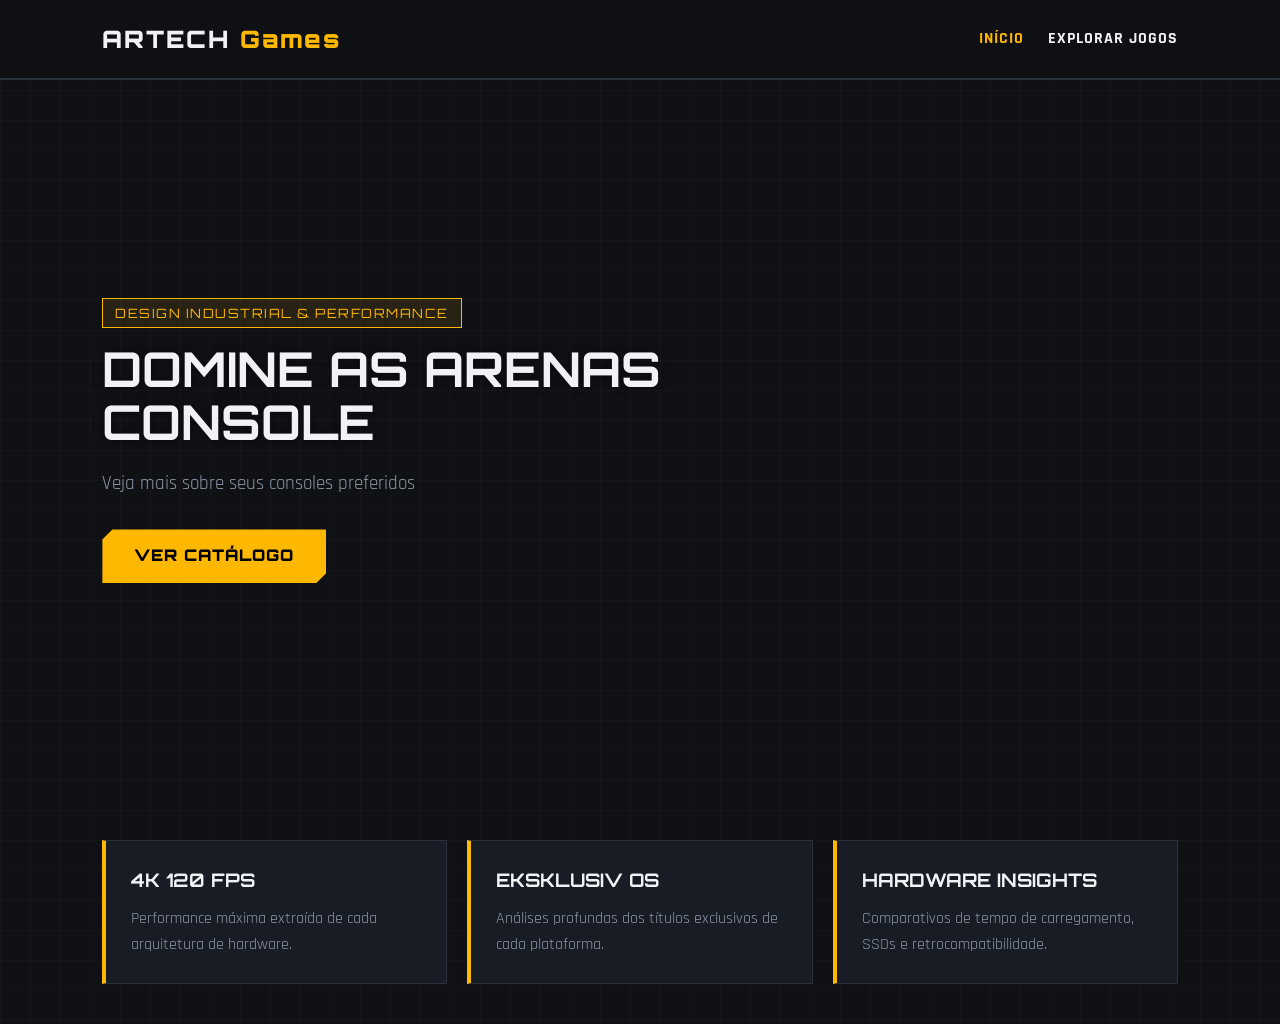
<file: index.html>
<!DOCTYPE html>
<html lang="pt-BR">
<head>
    <meta charset="UTF-8">
    <meta name="viewport" content="width=device-width, initial-scale=1.0">
    <title>Console Vault | Next-Gen Gaming</title>
    <link rel="stylesheet" href="style.css">
    <link rel="preconnect" href="https://fonts.googleapis.com">
    <link rel="preconnect" href="https://fonts.gstatic.com" crossorigin>
    <link href="https://fonts.googleapis.com/css2?family=Orbitron:wght@600;900&family=Rajdhani:wght@500;700&display=swap" rel="stylesheet">
</head>
<body>

    <!-- Header / Navbar estilo ASUS TUF -->
    <header class="navbar">
        <div class="logo">ARTECH<span> Games</span></div>
        <nav>
            <a href="index.html" class="active">INÍCIO</a>
            <a href="jogos.html">EXPLORAR JOGOS</a>
        </nav>
    </header>

    <!-- Hero Section -->
    <section class="hero">
        <div class="hero-content">
            <span class="badge">DESIGN INDUSTRIAL & PERFORMANCE</span>
            <h1>DOMINE AS ARENAS CONSOLE</h1>
            <p> Veja mais sobre seus consoles preferidos</p>
            <div class="hero-actions">
                <a href="sobre.html" class="btn-primary" target="_blank" rel="noopener noreferrer">VER CATÁLOGO</a>
            </div>
        </div>
    </section>

    <!-- Specs Grid estilo TUF -->
    <section class="features">
        <div class="card">
            <h3>4K 120 FPS</h3>
            <p>Performance máxima extraída de cada arquitetura de hardware.</p>
        </div>
        <div class="card">
            <h3>EKSKLUSIV OS</h3>
            <p>Análises profundas dos títulos exclusivos de cada plataforma.</p>
        </div>
        <div class="card">
            <h3>HARDWARE INSIGHTS</h3>
            <p>Comparativos de tempo de carregamento, SSDs e retrocompatibilidade.</p>
        </div>
    </section>

</body>
</html>
</file>
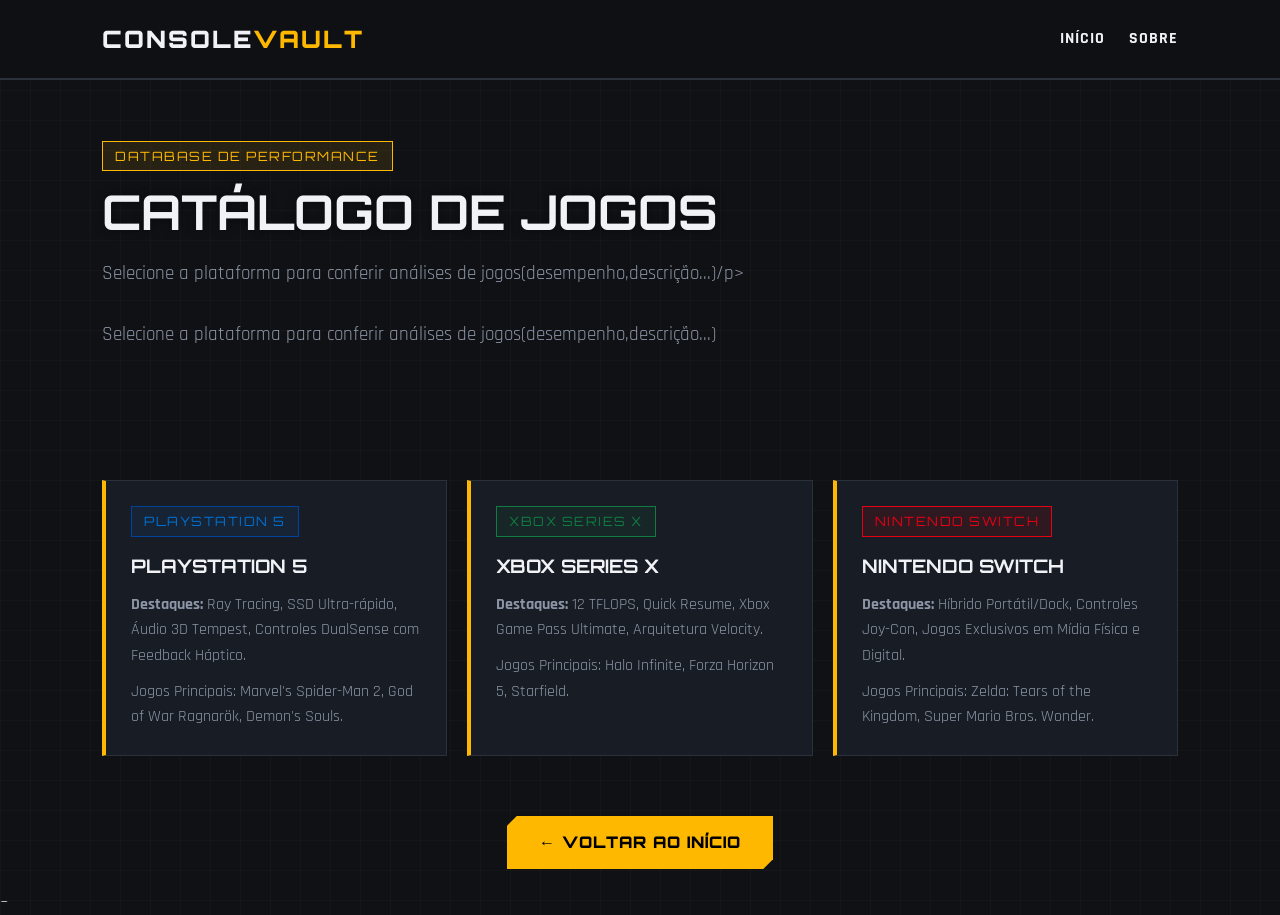
<file: jogos.html>
<!DOCTYPE html>
<html lang="pt-BR">
<head>
    <meta charset="UTF-8">
    <meta name="viewport" content="width=device-width, initial-scale=1.0">
    <title>Catálogo de Jogos | Console Vault</title>
    <!-- Mantém o estilo visual integrado com o mesmo CSS -->
    <link rel="stylesheet" href="style.css">
    <link rel="preconnect" href="https://fonts.googleapis.com">
    <link rel="preconnect" href="https://fonts.gstatic.com" crossorigin>
    <link href="https://fonts.googleapis.com/css2?family=Orbitron:wght@600;900&family=Rajdhani:wght@500;700&display=swap" rel="stylesheet">
</head>
<body>

    <!-- Header / Navbar -->
    <header class="navbar">
        <div class="logo">CONSOLE<span>VAULT</span></div>
        <nav>
            <a href="index.html">INÍCIO</a>
            <a href="sobre.html">SOBRE</a>
    </header>

    <!-- Banner da Página -->
    <section class="hero" style="min-height: 40vh; align-items: center;">
        <div class="hero-content">
            <span class="badge">DATABASE DE PERFORMANCE</span>
            <h1>CATÁLOGO DE JOGOS</h1>
            <p>Selecione a plataforma para conferir análises de jogos(desempenho,descrição...)/p>
            <p>Selecione a plataforma para conferir análises de jogos(desempenho,descrição...)</p>
        </div>
    </section>

    <!-- Grid de Consoles  -->
    <section class="features">
        <div class="card">
            <span class="badge" style="border-color: #00439c; color: #0070d1; background: rgba(0,112,209,0.1);">PLAYSTATION 5</span>
            <h3>PLAYSTATION 5</h3>
            <p><strong>Destaques:</strong> Ray Tracing, SSD Ultra-rápido, Áudio 3D Tempest, Controles DualSense com Feedback Háptico.</p>
            <p style="margin-top: 10px; color: var(--text-muted);">Jogos Principais: Marvel's Spider-Man 2, God of War Ragnarök, Demon's Souls.</p>
        </div>

        <div class="card">
            <span class="badge" style="border-color: #107c41; color: #107c41; background: rgba(16,124,65,0.1);">XBOX SERIES X</span>
            <h3>XBOX SERIES X</h3>
            <p><strong>Destaques:</strong> 12 TFLOPS, Quick Resume, Xbox Game Pass Ultimate, Arquitetura Velocity.</p>
            <p style="margin-top: 10px; color: var(--text-muted);">Jogos Principais: Halo Infinite, Forza Horizon 5, Starfield.</p>
        </div>

        <div class="card">
            <span class="badge" style="border-color: #e60012; color: #e60012; background: rgba(230,0,18,0.1);">NINTENDO SWITCH</span>
            <h3>NINTENDO SWITCH</h3>
            <p><strong>Destaques:</strong> Híbrido Portátil/Dock, Controles Joy-Con, Jogos Exclusivos em Mídia Física e Digital.</p>
            <p style="margin-top: 10px; color: var(--text-muted);">Jogos Principais: Zelda: Tears of the Kingdom, Super Mario Bros. Wonder.</p>
        </div>
    </section>

    <!-- Botão de Ação / Retorno -->
    <div style="padding: 20px 8%; text-align: center;">
        <a href="index.html" class="btn-primary">← VOLTAR AO INÍCIO</a>
    </div>

</body>
</html>
~
</file>
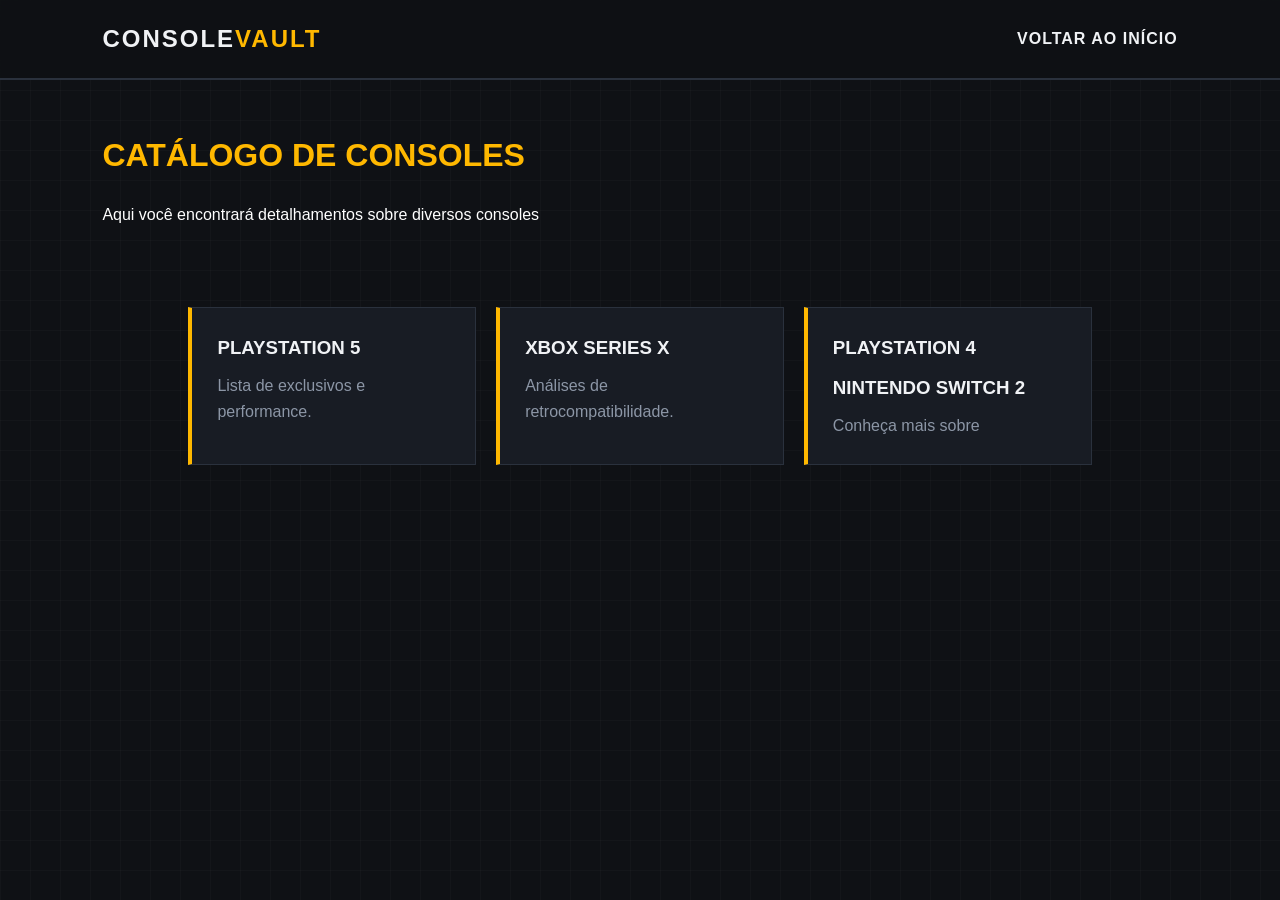
<file: sobre.html>
<!DOCTYPE html>
<html lang="pt-BR">
<head>
<meta charset="UTF-8">
<meta name="viewport" content="width=device-width, initial-scale=1.0">
<title>Catálogo de consoles | Console Vault</title>
<!-- MANTENHA O LINK DO CSS AQUI PARA MANTER O DESIGN -->
<link rel="stylesheet" href="style.css">
</head>
<body>

<!-- Header que se mantém consistente -->
<header class="navbar">
<div class="logo">CONSOLE<span>VAULT</span></div>
<nav>
<a href="index.html">VOLTAR AO INÍCIO</a>
</nav>
</header>

<!-- Conteúdo da página -->
<main style="padding: 50px 8%;">
<h1 style="color: var(--tuf-yellow); font-family: 'Orbitron', sans-serif;">CATÁLOGO DE CONSOLES</h1>
<p style="color: #fff; margin-top: 20px;">Aqui você encontrará detalhamentos sobre diversos consoles</p>

  <div class="features" style="margin-top: 40px;">
            <div class="card">
                <h3>PLAYSTATION 5</h3>
                <p>Lista de exclusivos e performance.</p>
            </div>
            <div class="card">
                <h3>XBOX SERIES X</h3>
                <p>Análises de retrocompatibilidade.</p>
            </div>
            <div class="card">
                <h3>PLAYSTATION 4</h3>
                <h3>NINTENDO SWITCH 2</h3>
                <P>Conheça mais sobre</P>
        </div>
    </main>

</body>
</html>
</file>
<file: style.css>
/* RESET E VARIÁVEIS DE CORES TUF GAMING */
:root {
    --bg-dark: #0f1115;
    --bg-card: #181c24;
    --tuf-yellow: #ffb800;
    --tuf-orange: #ff5500;
    --text-main: #f0f2f5;
    --text-muted: #8c96a6;
    --border-color: #2a313d;
    --font-heading: 'Orbitron', sans-serif;
    --font-body: 'Rajdhani', sans-serif;
}

* {
    margin: 0;
    padding: 0;
    box-sizing: border-box;
}

body {
    background-color: var(--bg-dark);
    color: var(--text-main);
    font-family: var(--font-body);
    line-height: 1.6;
    overflow-x: hidden;
    /* Padrão de fundo em grade/cyberpunk */
    background-image: linear-gradient(rgba(255, 255, 255, 0.02) 1px, transparent 1px),
                      linear-gradient(90deg, rgba(255, 255, 255, 0.02) 1px, transparent 1px);
    background-size: 30px 30px;
}

/* NAVBAR */
.navbar {
    display: flex;
    justify-content: space-between;
    align-items: center;
    padding: 20px 8%;
    background-color: rgba(15, 17, 21, 0.9);
    border-bottom: 2px solid var(--border-color);
    position: sticky;
    top: 0;
    z-index: 100;
    backdrop-filter: blur(10px);
}

.logo {
    font-family: var(--font-heading);
    font-size: 1.5rem;
    font-weight: 900;
    letter-spacing: 2px;
}

.logo span {
    color: var(--tuf-yellow);
}

.navbar nav a {
    color: var(--text-main);
    text-decoration: none;
    font-weight: 700;
    margin-left: 20px;
    letter-spacing: 1px;
    transition: color 0.3s;
}

.navbar nav a:hover, .navbar nav a.active {
    color: var(--tuf-yellow);
}

/* HERO SECTION */
.hero {
    min-height: 80vh;
    display: flex;
    align-items: center;
    padding: 0 8%;
    position: relative;
}

.hero-content {
    max-width: 650px;
}

.badge {
    background-color: rgba(255, 184, 0, 0.1);
    color: var(--tuf-yellow);
    border: 1px solid var(--tuf-yellow);
    padding: 4px 12px;
    font-family: var(--font-heading);
    font-size: 0.8rem;
    letter-spacing: 1.5px;
    display: inline-block;
    margin-bottom: 15px;
}

.hero h1 {
    font-family: var(--font-heading);
    font-size: 3rem;
    line-height: 1.1;
    margin-bottom: 20px;
    text-transform: uppercase;
    text-shadow: 0 0 10px rgba(0, 0, 0, 0.5);
}

.hero p {
    font-size: 1.2rem;
    color: var(--text-muted);
    margin-bottom: 30px;
}

/* BOTAO ESTILO CHANFRADO INDUSTRIAL */
.btn-primary {
    display: inline-block;
    padding: 14px 32px;
    background: var(--tuf-yellow);
    color: #000;
    font-family: var(--font-heading);
    font-weight: 900;
    text-transform: uppercase;
    text-decoration: none;
    letter-spacing: 1px;
    /* Cantos cortados no estilo TUF */
    clip-path: polygon(10px 0, 100% 0, 100% calc(100% - 10px), calc(100% - 10px) 100%, 0 100%, 0 10px);
    transition: all 0.2s ease-in-out;
}

.btn-primary:hover {
    background: var(--tuf-orange);
    color: #fff;
    transform: translateY(-2px);
}

/* FEATURES GRID */
.features {
    display: grid;
    grid-template-columns: repeat(auto-fit, minmax(280px, 1fr));
    gap: 20px;
    padding: 40px 8%;
}

.card {
    background-color: var(--bg-card);
    border: 1px solid var(--border-color);
    padding: 25px;
    position: relative;
    /* Detalhe de linha amarela na lateral do card */
    border-left: 4px solid var(--tuf-yellow);
    transition: transform 0.3s;
}

.card:hover {
    transform: translateY(-5px);
    border-color: var(--tuf-yellow);
}

.card h3 {
    font-family: var(--font-heading);
    color: var(--text-main);
    margin-bottom: 10px;
}

.card p {
    color: var(--text-muted);
    font-size: 1rem;
}
</file>
